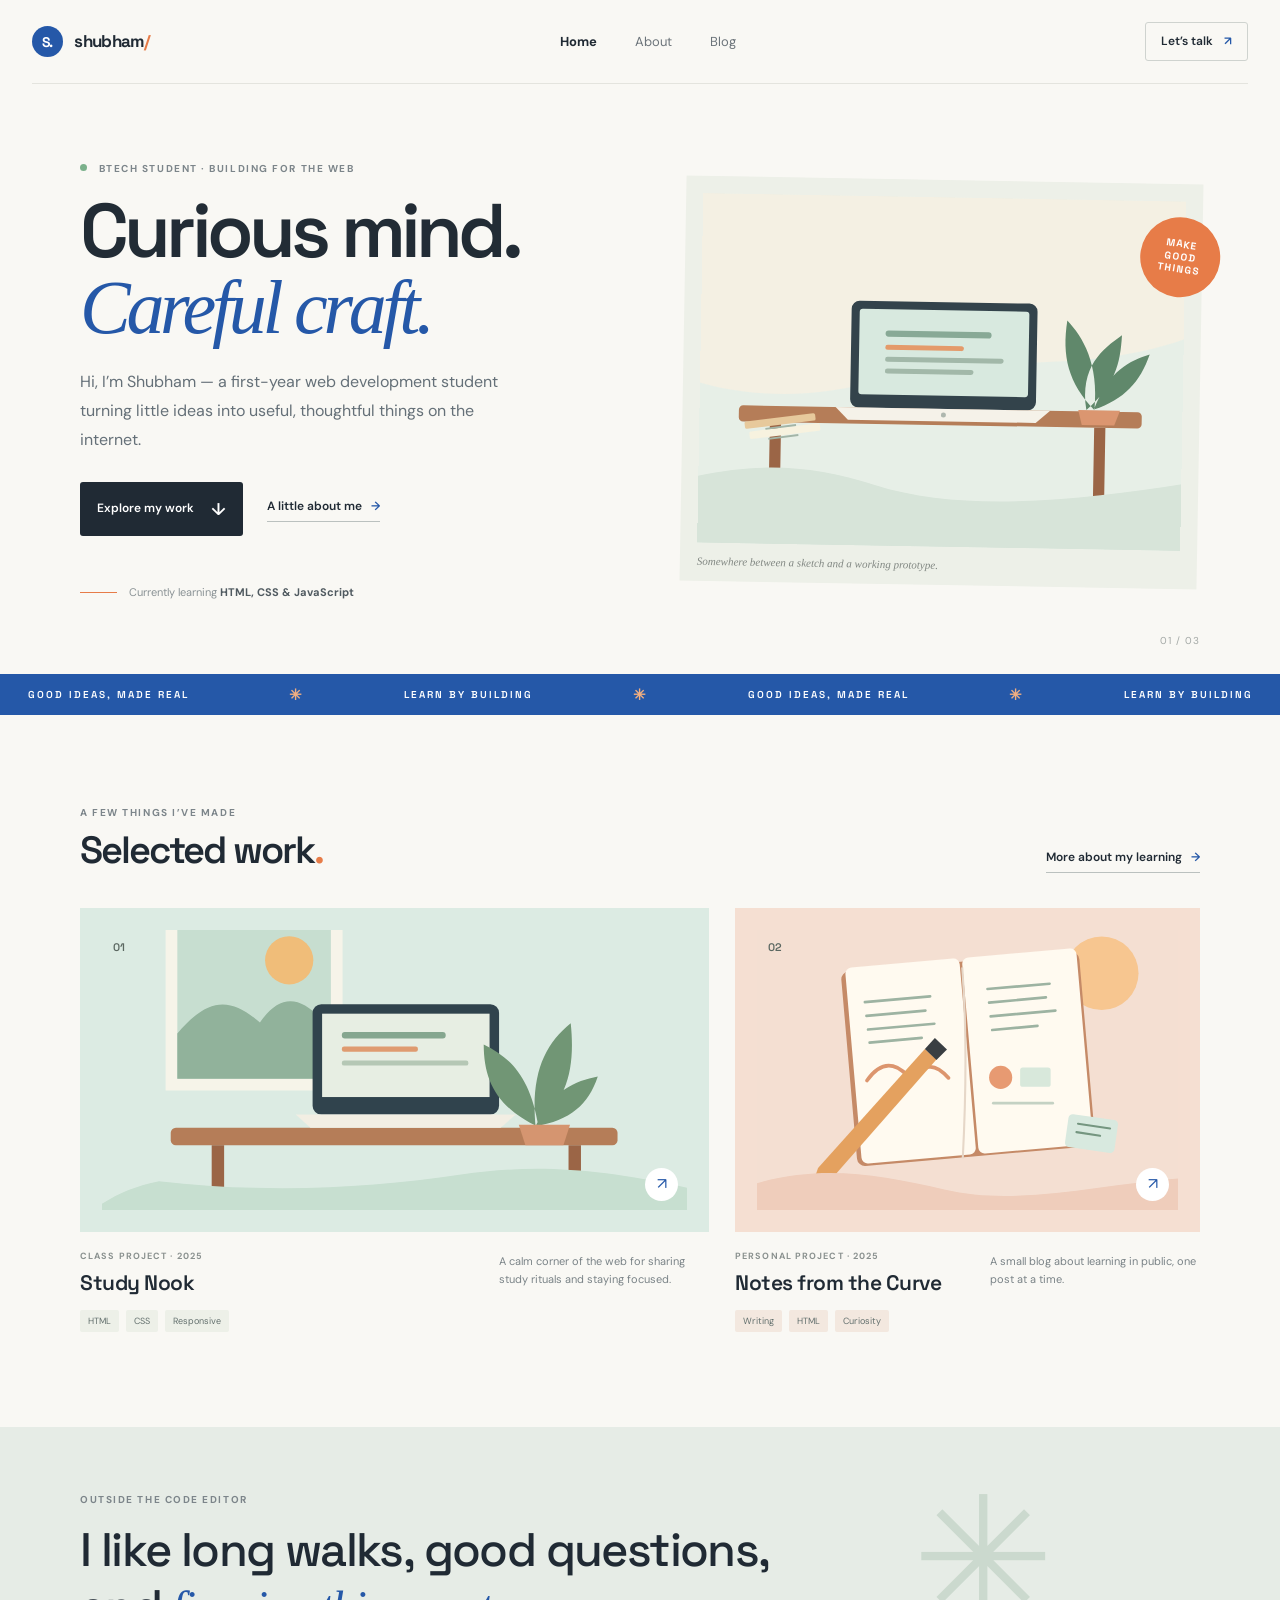
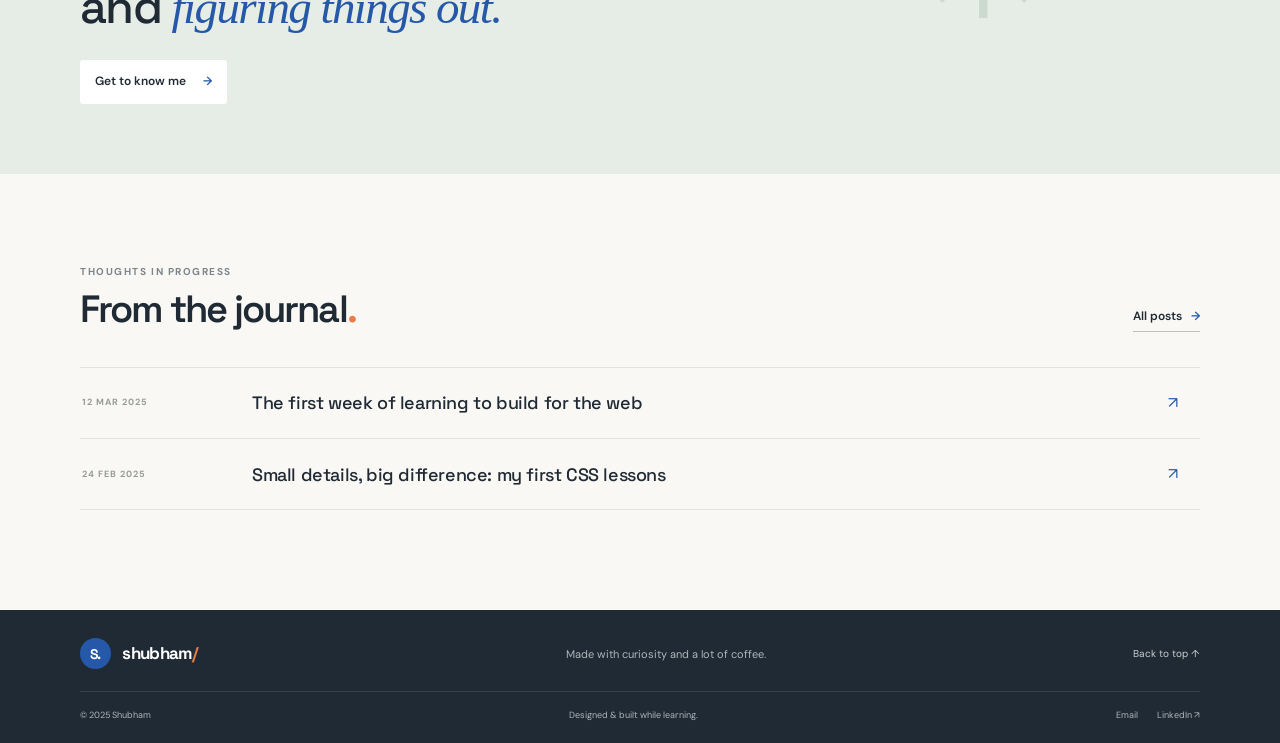
<file: index.html>
<!doctype html>
<html lang="en">

<head>
    <meta charset="utf-8">
    <meta name="viewport" content="width=device-width, initial-scale=1">
    <meta name="description"
        content="A personal blog and portfolio by Shubham, a first-year web development student.">
    <title>Shubham — Web Developer &amp; Learner</title>
    <link rel="preconnect" href="https://fonts.googleapis.com">
    <link
        href="https://fonts.googleapis.com/css2?family=DM+Sans:wght@400;500;600;700&family=Space+Grotesk:wght@500;600;700&display=swap"
        rel="stylesheet">
    <link rel="stylesheet" href="styles.css">
</head>

<body><a class="skip-link" href="#main">Skip to content</a>
    <header class="site-header"><a class="wordmark" href="index.html"><span class="wordmark-mark">S.</span>
            shubham<span class="wordmark-dot">/</span></a>
        <nav aria-label="Main navigation">
            <ul class="nav-list">
                <li><a class="active" aria-current="page" href="index.html">Home</a></li>
                <li><a href="about.html">About</a></li>
                <li><a href="blog.html">Blog</a></li>
            </ul>
        </nav><a class="nav-cta" href="mailto:hello@example.com">Let’s talk <span>↗</span></a>
    </header>
    <main id="main">
        <section class="hero wrap">
            <div>
                <p class="eyebrow"><span class="status-dot"></span> BTECH STUDENT · BUILDING FOR THE WEB</p>
                <h1>Curious mind.<br><span>Careful craft.</span></h1>
                <p class="hero-intro">Hi, I’m Shubham — a first-year web development student turning little ideas into
                    useful, thoughtful things on the internet.</p>
                <div class="hero-actions"><a class="button button-dark" href="#work">Explore my work
                        <span>↓</span></a><a class="text-link" href="about.html">A little about me <span>→</span></a>
                </div>
                <div class="hero-note"><span class="note-line"></span>
                    <p>Currently learning <strong>HTML, CSS &amp; JavaScript</strong></p>
                </div>
            </div>
            <figure class="hero-art">
                <img src="images/creative-desk.svg"
                    alt="Illustration of a sunny desk with a laptop, a plant, a notebook, and a cup of coffee">
                <!-- STUDENT NOTE: Use figure to group an image with its caption. Put figcaption inside figure to show a helpful note below the image. Keep alt text on img too: it describes the image to people using screen readers. -->
                <figcaption>Somewhere between a sketch and a working prototype.</figcaption><span
                    class="art-sticker">MAKE<br>GOOD<br>THINGS</span>
            </figure>
            <div class="hero-index">01 / 03</div>
        </section>
        <div class="marquee">
            <div class="marquee-track"><span>GOOD IDEAS, MADE REAL</span><b>✳</b><span>LEARN BY
                    BUILDING</span><b>✳</b><span>GOOD IDEAS, MADE REAL</span><b>✳</b><span>LEARN BY BUILDING</span>
            </div>
        </div>
        <section class="section wrap" id="work">
            <div class="section-heading">
                <div>
                    <p class="eyebrow">A FEW THINGS I’VE MADE</p>
                    <h2>Selected work<span class="accent">.</span></h2>
                </div><a class="text-link" href="about.html#learning">More about my learning <span>→</span></a>
            </div>
            <div class="project-grid">
                <article class="project-card"><a class="project-image image-sage" href="about.html"><img
                            src="images/study-nook.svg"
                            alt="A cozy study nook with a desk, open laptop, and leafy plant"><span
                            class="image-number">01</span><span class="image-arrow">↗</span></a>
                    <div class="project-meta">
                        <div>
                            <p class="project-type">CLASS PROJECT · 2025</p>
                            <h3>Study Nook</h3>
                        </div>
                        <p class="project-description">A calm corner of the web for sharing study rituals and staying
                            focused.</p>
                    </div>
                    <ul class="tag-list">
                        <li>HTML</li>
                        <li>CSS</li>
                        <li>Responsive</li>
                    </ul>
                </article>
                <article class="project-card"><a class="project-image image-peach" href="blog.html"><img
                            src="images/blog-notes.svg"
                            alt="Illustrated notebook with a pencil and colorful idea cards"><span
                            class="image-number">02</span><span class="image-arrow">↗</span></a>
                    <div class="project-meta">
                        <div>
                            <p class="project-type">PERSONAL PROJECT · 2025</p>
                            <h3>Notes from the Curve</h3>
                        </div>
                        <p class="project-description">A small blog about learning in public, one post at a time.</p>
                    </div>
                    <ul class="tag-list">
                        <li>Writing</li>
                        <li>HTML</li>
                        <li>Curiosity</li>
                    </ul>
                </article>
            </div>
        </section>
        <section class="about-strip">
            <div class="wrap about-strip-inner">
                <p class="eyebrow">OUTSIDE THE CODE EDITOR</p>
                <h2>I like long walks, good questions,<br>and <em>figuring things out.</em></h2><a
                    class="button button-light" href="about.html">Get to know me <span>→</span></a>
                <div class="about-doodle">✳</div>
            </div>
        </section>
        <section class="section wrap journal-preview">
            <div class="section-heading">
                <div>
                    <p class="eyebrow">THOUGHTS IN PROGRESS</p>
                    <h2>From the journal<span class="accent">.</span></h2>
                </div><a class="text-link" href="blog.html">All posts <span>→</span></a>
            </div>
            <article class="journal-row"><time datetime="2025-03-12">12 MAR 2025</time>
                <h3><a href="blog.html#first-week">The first week of learning to build for the web</a></h3><span
                    class="journal-arrow">↗</span>
            </article>
            <article class="journal-row"><time datetime="2025-02-24">24 FEB 2025</time>
                <h3><a href="blog.html#small-details">Small details, big difference: my first CSS lessons</a></h3><span
                    class="journal-arrow">↗</span>
            </article>
        </section>
    </main>
    <footer class="site-footer">
        <div class="wrap footer-top"><a class="wordmark footer-wordmark" href="index.html"><span
                    class="wordmark-mark">S.</span> shubham<span class="wordmark-dot">/</span></a>
            <p>Made with curiosity and a lot of coffee.</p><a class="back-top" href="#main">Back to top ↑</a>
        </div>
        <div class="wrap footer-bottom"><span>© 2025 Shubham</span><span>Designed &amp; built while learning.</span>
            <div class="footer-links"><a href="mailto:shubhamchaurasia7355@gmail.com">Email</a><a href="https://www.linkedin.com/"
                    target="_blank" rel="noopener noreferrer">LinkedIn ↗</a></div>
        </div>
    </footer>
</body>

</html>
</file>
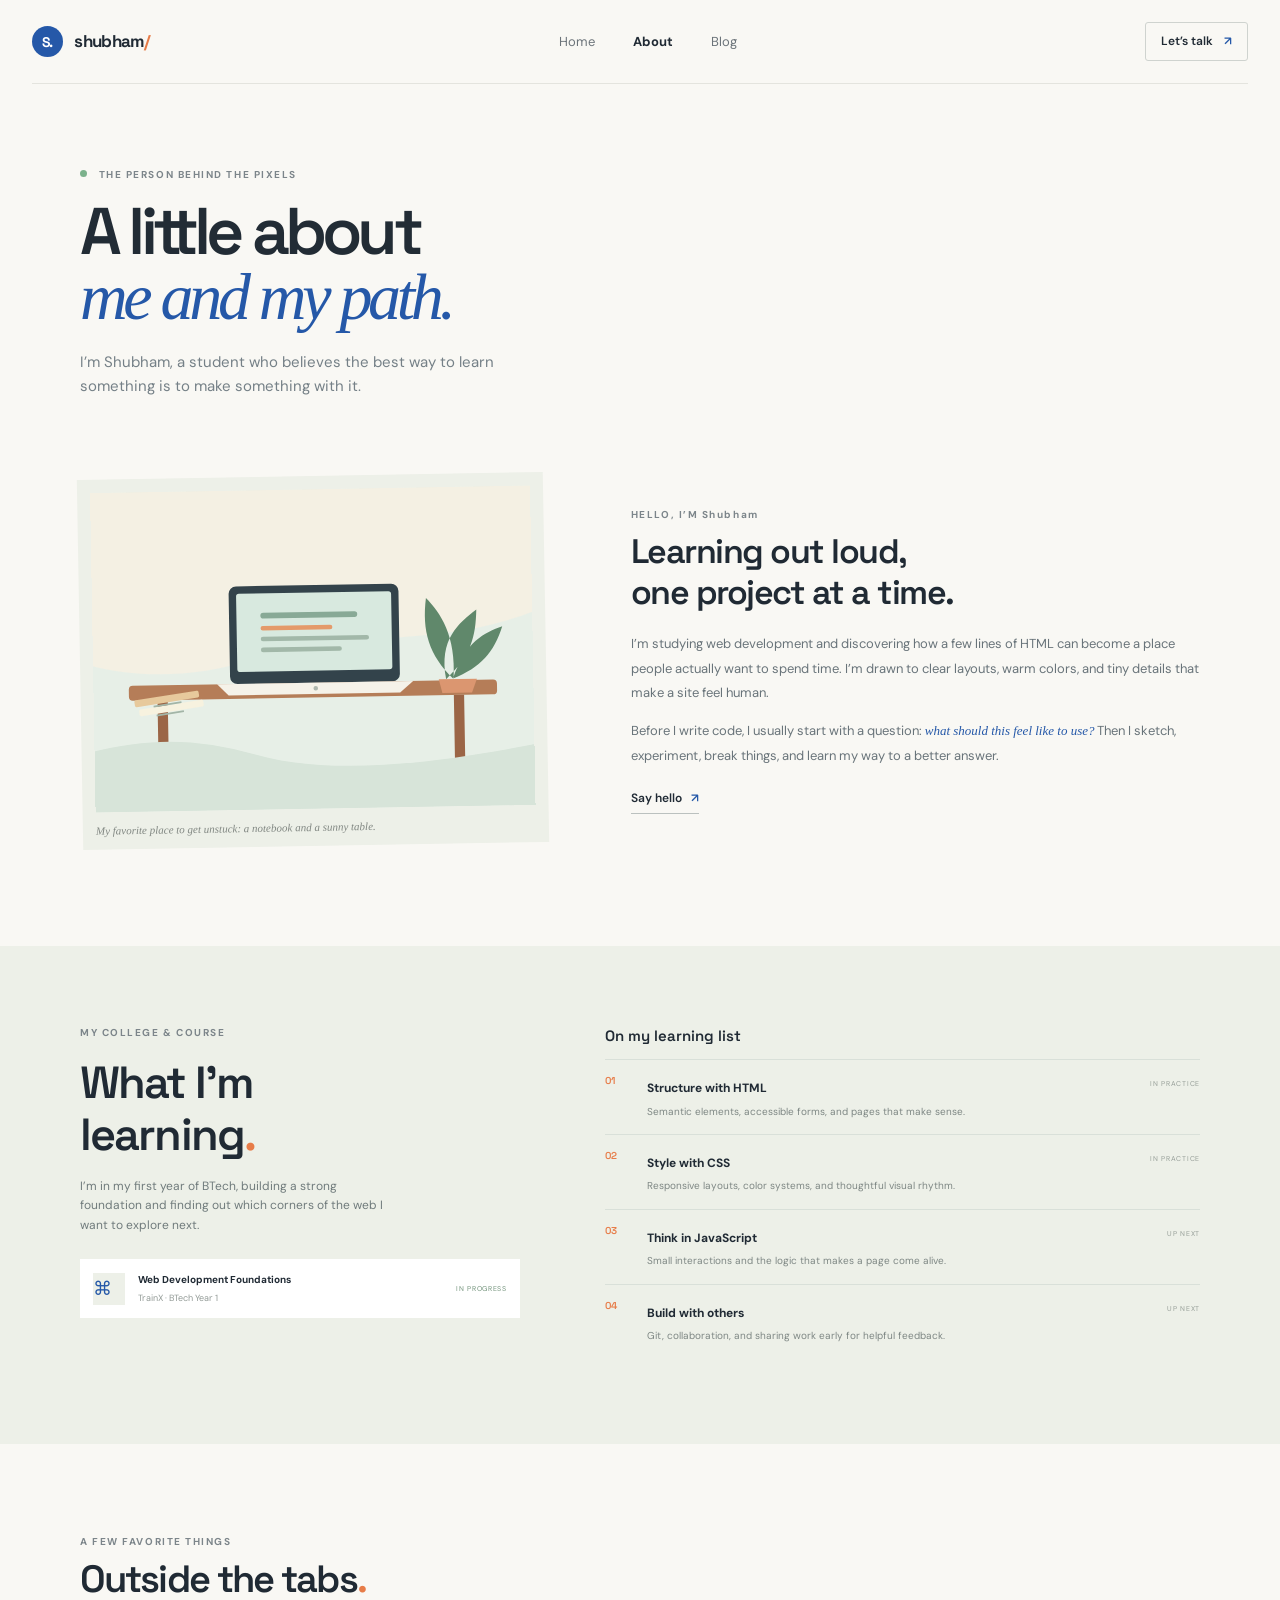
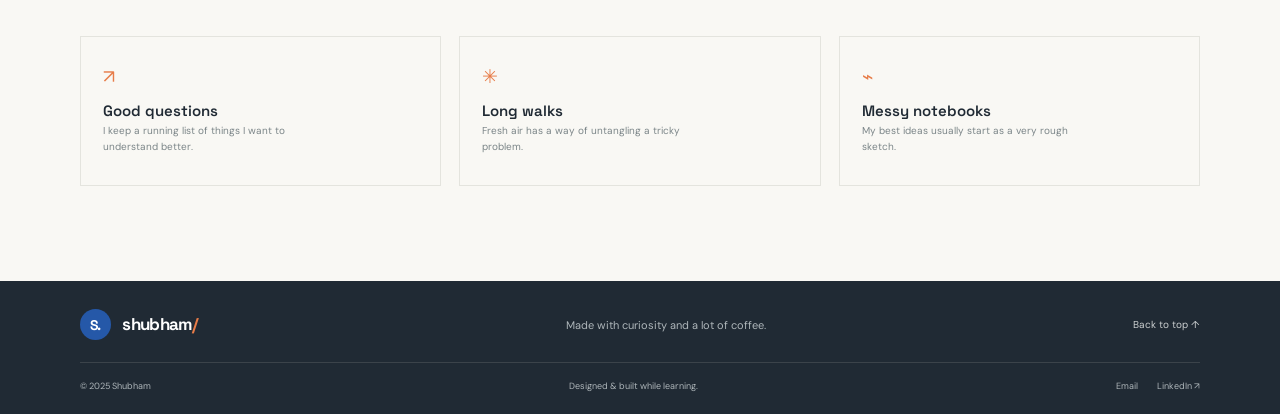
<file: about.html>
<!doctype html>
<html lang="en">

<head>
    <meta charset="utf-8">
    <meta name="viewport" content="width=device-width, initial-scale=1">
    <meta name="description"
        content="Get to know Shubham Chaurasia, a web development student, and explore what Alex is learning.">
    <title>About — Shubham Chaurasia</title>
    <link rel="preconnect" href="https://fonts.googleapis.com">
    <link
        href="https://fonts.googleapis.com/css2?family=DM+Sans:wght@400;500;600;700&family=Space+Grotesk:wght@500;600;700&display=swap"
        rel="stylesheet">
    <link rel="stylesheet" href="styles.css">
</head>

<body><a class="skip-link" href="#main">Skip to content</a>
    <header class="site-header"><a class="wordmark" href="index.html"><span class="wordmark-mark">S.</span>
            shubham<span class="wordmark-dot">/</span></a>
        <nav aria-label="Main navigation">
            <ul class="nav-list">
                <li><a href="index.html">Home</a></li>
                <li><a class="active" aria-current="page" href="about.html">About</a></li>
                <li><a href="blog.html">Blog</a></li>
            </ul>
        </nav><a class="nav-cta" href="mailto:hello@example.com">Let’s talk <span>↗</span></a>
    </header>
    <main id="main">
        <section class="page-hero wrap">
            <p class="eyebrow"><span class="status-dot"></span> THE PERSON BEHIND THE PIXELS</p>
            <h1>A little about<br><span>me and my path.</span></h1>
            <p class="page-intro">I’m Shubham, a student who believes the best way to learn something is to make something
                with it.</p>
        </section>
        <section class="about-main wrap">
            <figure class="about-photo"><img src="images/creative-desk.svg"
                    alt="A bright creative workspace ready for a new project">
                <!-- STUDENT NOTE: Use figure to group an image with its caption. Put figcaption inside figure to show a helpful note below the image. Keep alt text on img too: it describes the image to people using screen readers. -->
<figcaption>My favorite place to get unstuck: a notebook and a sunny table.</figcaption>
            </figure>
            <div class="about-copy">
                <p class="eyebrow">HELLO, I’M Shubham</p>
                <h2>Learning out loud,<br>one project at a time.</h2>
                <p>I’m studying web development and discovering how a few lines of HTML can become a place people
                    actually want to spend time. I’m drawn to clear layouts, warm colors, and tiny details that make a
                    site feel human.</p>
                <p>Before I write code, I usually start with a question: <em>what should this feel like to use?</em>
                    Then I sketch, experiment, break things, and learn my way to a better answer.</p><a
                    class="text-link" href="shubhamchaurasia7355@gmail.com">Say hello <span>↗</span></a>
            </div>
        </section>
        <section class="learning-section" id="learning">
            <div class="wrap learning-inner">
                <div>
                    <p class="eyebrow">MY COLLEGE &amp; COURSE</p>
                    <h2>What I’m<br>learning<span class="accent">.</span></h2>
                    <p class="learning-intro">I’m in my first year of BTech, building a strong foundation and finding
                        out which corners of the web I want to explore next.</p>
                    <div class="course-card"><span class="course-icon">⌘</span>
                        <div><strong>Web Development Foundations</strong><span>TrainX · BTech Year 1</span></div><span
                            class="course-status">IN PROGRESS</span>
                    </div>
                </div>
                <div class="learning-list">
                    <h3>On my learning list</h3>
                    <ol>
                        <li><span class="list-number">01</span>
                            <div><strong>Structure with HTML</strong>
                                <p>Semantic elements, accessible forms, and pages that make sense.</p>
                            </div><span class="list-state">IN PRACTICE</span>
                        </li>
                        <li><span class="list-number">02</span>
                            <div><strong>Style with CSS</strong>
                                <p>Responsive layouts, color systems, and thoughtful visual rhythm.</p>
                            </div><span class="list-state">IN PRACTICE</span>
                        </li>
                        <li><span class="list-number">03</span>
                            <div><strong>Think in JavaScript</strong>
                                <p>Small interactions and the logic that makes a page come alive.</p>
                            </div><span class="list-state">UP NEXT</span>
                        </li>
                        <li><span class="list-number">04</span>
                            <div><strong>Build with others</strong>
                                <p>Git, collaboration, and sharing work early for helpful feedback.</p>
                            </div><span class="list-state">UP NEXT</span>
                        </li>
                    </ol>
                </div>
            </div>
        </section>
        <section class="section wrap interests">
            <div class="section-heading">
                <div>
                    <p class="eyebrow">A FEW FAVORITE THINGS</p>
                    <h2>Outside the tabs<span class="accent">.</span></h2>
                </div>
            </div>
            <div class="interest-grid">
                <article><span>↗</span>
                    <h3>Good questions</h3>
                    <p>I keep a running list of things I want to understand better.</p>
                </article>
                <article><span>✳</span>
                    <h3>Long walks</h3>
                    <p>Fresh air has a way of untangling a tricky problem.</p>
                </article>
                <article><span>⌁</span>
                    <h3>Messy notebooks</h3>
                    <p>My best ideas usually start as a very rough sketch.</p>
                </article>
            </div>
        </section>
    </main>
    <footer class="site-footer">
        <div class="wrap footer-top"><a class="wordmark footer-wordmark" href="index.html"><span
                    class="wordmark-mark">S.</span> shubham<span class="wordmark-dot">/</span></a>
            <p>Made with curiosity and a lot of coffee.</p><a class="back-top" href="#main">Back to top ↑</a>
        </div>
        <div class="wrap footer-bottom"><span>© 2025 Shubham </span><span>Designed &amp; built while learning.</span>
            <div class="footer-links"><a href="shubhamchaurasia@gmail.com">Email</a><a href="https://www.linkedin.com/"
                    target="_blank" rel="noopener noreferrer">LinkedIn ↗</a></div>
        </div>
    </footer>
</body>

</html>
</file>
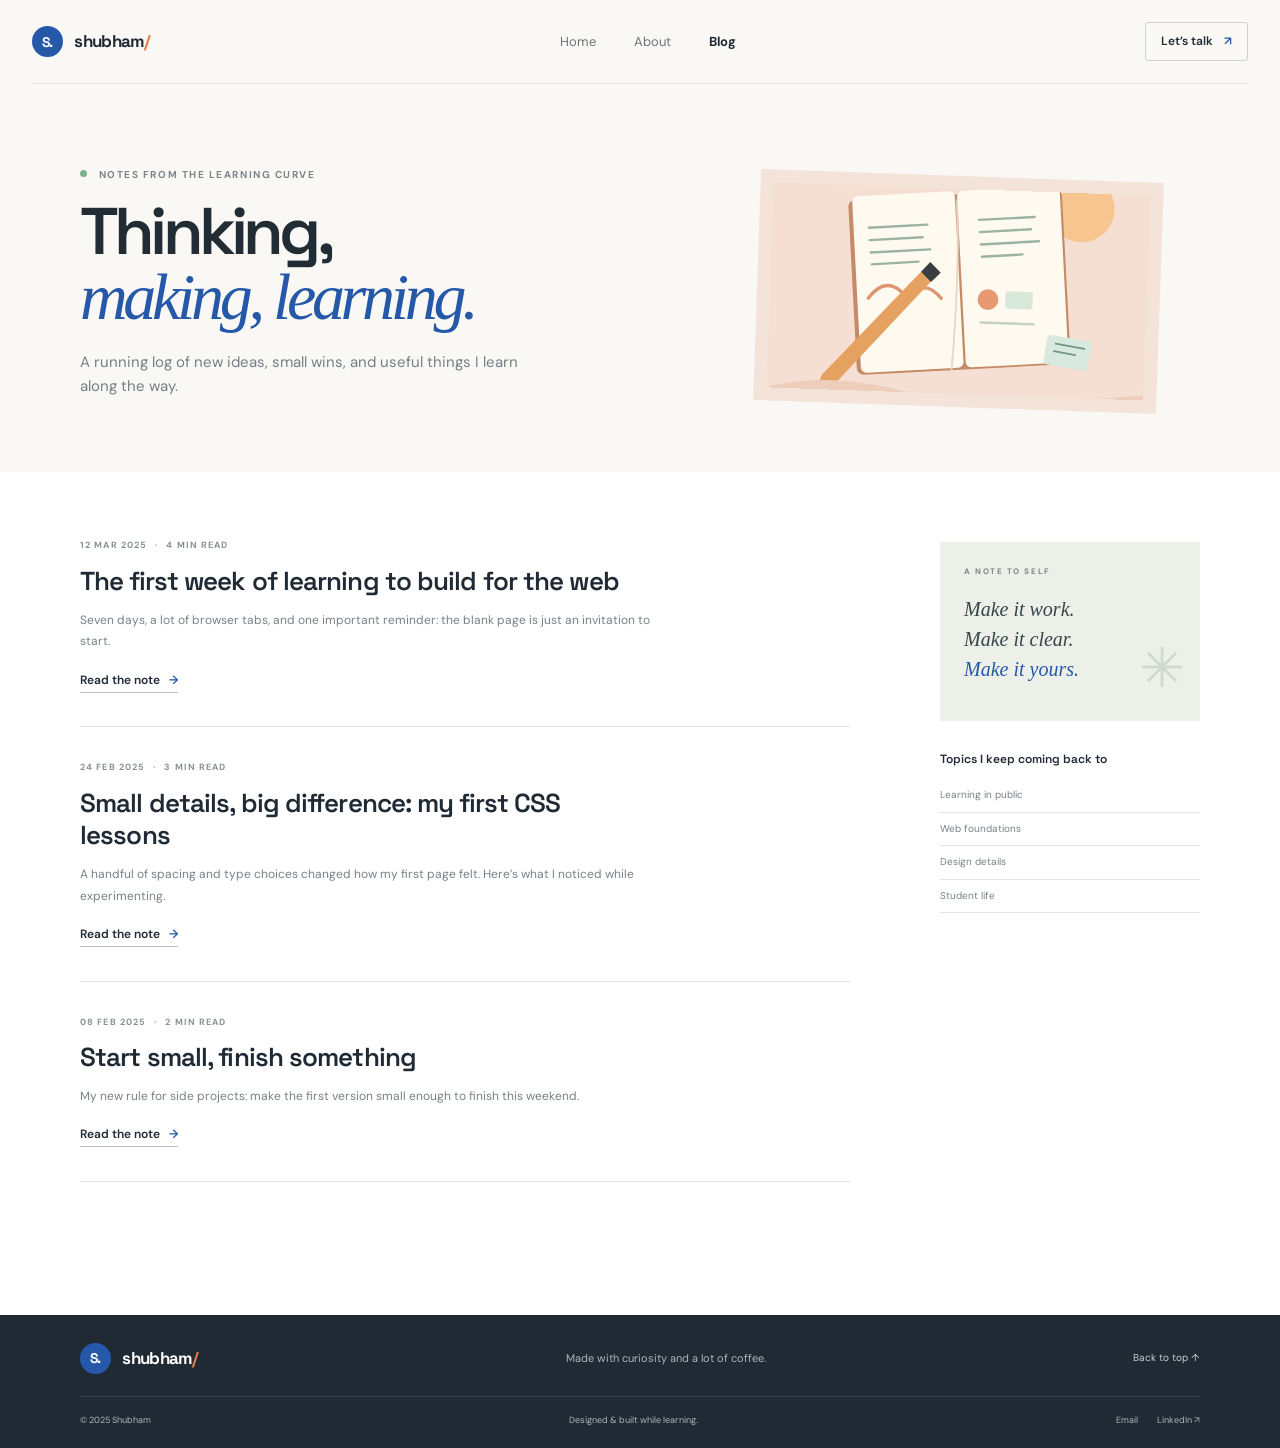
<file: blog.html>
<!doctype html>
<html lang="en">

<head>
    <meta charset="utf-8">
    <meta name="viewport" content="width=device-width, initial-scale=1">
    <meta name="description"
        content="Notes from Shubham about learning web development, design, and building for the web.">
    <title>Blog — Shubham</title>
    <link rel="preconnect" href="https://fonts.googleapis.com">
    <link
        href="https://fonts.googleapis.com/css2?family=DM+Sans:wght@400;500;600;700&family=Space+Grotesk:wght@500;600;700&display=swap"
        rel="stylesheet">
    <link rel="stylesheet" href="styles.css">
</head>

<body><a class="skip-link" href="#main">Skip to content</a>
    <header class="site-header"><a class="wordmark" href="index.html"><span class="wordmark-mark">S.</span>
            shubham<span class="wordmark-dot">/</span></a>
        <nav aria-label="Main navigation">
            <ul class="nav-list">
                <li><a href="index.html">Home</a></li>
                <li><a href="about.html">About</a></li>
                <li><a class="active" aria-current="page" href="blog.html">Blog</a></li>
            </ul>
        </nav><a class="nav-cta" href="mailto:shubhamchaurasia@gmail.com">Let’s talk <span>↗</span></a>
    </header>
    <main id="main">
        <section class="page-hero blog-hero wrap">
            <p class="eyebrow"><span class="status-dot"></span> NOTES FROM THE LEARNING CURVE</p>
            <h1>Thinking,<br><span>making, learning.</span></h1>
            <p class="page-intro">A running log of new ideas, small wins, and useful things I learn along the way.</p>
            <figure class="blog-cover"><img src="images/blog-notes.svg"
                    alt="Notebook and pencil surrounded by colorful idea cards"></figure>
        </section>
        <section class="blog-list-section">
            <div class="wrap blog-layout">
                <div class="blog-posts">
                    <article class="blog-post" id="first-week">
                        <p class="post-date">12 MAR 2025 <span>·</span> 4 MIN READ</p>
                        <h2><a href="#first-week">The first week of learning to build for the web</a></h2>
                        <p class="post-excerpt">Seven days, a lot of browser tabs, and one important reminder: the blank
                            page is just an invitation to start.</p><a class="text-link" href="#first-week">Read the
                            note <span>→</span></a>
                    </article>
                    <article class="blog-post" id="small-details">
                        <p class="post-date">24 FEB 2025 <span>·</span> 3 MIN READ</p>
                        <h2><a href="#small-details">Small details, big difference: my first CSS lessons</a></h2>
                        <p class="post-excerpt">A handful of spacing and type choices changed how my first page felt.
                            Here’s what I noticed while experimenting.</p><a class="text-link"
                            href="#small-details">Read the note <span>→</span></a>
                    </article>
                    <article class="blog-post" id="start-small">
                        <p class="post-date">08 FEB 2025 <span>·</span> 2 MIN READ</p>
                        <h2><a href="#start-small">Start small, finish something</a></h2>
                        <p class="post-excerpt">My new rule for side projects: make the first version small enough to
                            finish this weekend.</p><a class="text-link" href="#start-small">Read the note
                            <span>→</span></a>
                    </article>
                </div>
                <aside class="blog-sidebar">
                    <div class="sidebar-card">
                        <p class="eyebrow">A NOTE TO SELF</p>
                        <p>Make it work.<br>Make it clear.<br><em>Make it yours.</em></p><span
                            class="sidebar-star">✳</span>
                    </div>
                    <div class="sidebar-topics">
                        <h3>Topics I keep coming back to</h3>
                        <ul>
                            <li>Learning in public</li>
                            <li>Web foundations</li>
                            <li>Design details</li>
                            <li>Student life</li>
                        </ul>
                    </div>
                </aside>
            </div>
        </section>
    </main>
    <footer class="site-footer">
        <div class="wrap footer-top"><a class="wordmark footer-wordmark" href="index.html"><span
                    class="wordmark-mark">S.</span> shubham<span class="wordmark-dot">/</span></a>
            <p>Made with curiosity and a lot of coffee.</p><a class="back-top" href="#main">Back to top ↑</a>
        </div>
        <div class="wrap footer-bottom"><span>© 2025 Shubham</span><span>Designed &amp; built while learning.</span>
            <div class="footer-links"><a href="mailto:shubhamchaurasia@gmail.com">Email</a><a href="https://www.linkedin.com/"
                    target="_blank" rel="noopener noreferrer">LinkedIn ↗</a></div>
        </div>
    </footer>
</body>

</html>
</file>
<file: styles.css>
:root {
    --ink: #202a34;
    --muted: #737d86;
    --paper: #f9f8f4;
    --blue: #2558a8;
    --mint: #dcebe3;
    --peach: #f5dfd2;
    --line: #e4e4de;
    --orange: #e77c48;
    --serif: Georgia, "Times New Roman", serif;
    --sans: "DM Sans", Arial, sans-serif;
    --display: "Space Grotesk", Arial, sans-serif
}

* {
    box-sizing: border-box
}

html {
    scroll-behavior: smooth
}

body {
    margin: 0;
    color: var(--ink);
    background: var(--paper);
    font: 16px/1.65 var(--sans)
}

a {
    color: inherit;
    text-decoration: none
}

a:hover {
    color: var(--blue)
}

img {
    display: block;
    max-width: 100%
}

.wrap {
    width: min(1120px, calc(100% - 64px));
    margin: auto
}

.skip-link {
    position: absolute;
    top: -60px;
    left: 20px;
    z-index: 10;
    padding: 10px 15px;
    background: var(--ink);
    color: white
}

.skip-link:focus {
    top: 12px
}

.site-header {
    height: 84px;
    width: min(1280px, calc(100% - 64px));
    margin: auto;
    display: flex;
    align-items: center;
    justify-content: space-between;
    border-bottom: 1px solid var(--line)
}

.wordmark {
    font: 700 17px var(--display);
    letter-spacing: -.7px
}

.wordmark-mark {
    display: inline-grid;
    place-items: center;
    background: var(--blue);
    color: white;
    width: 31px;
    height: 31px;
    border-radius: 50%;
    margin-right: 8px;
    font-size: 14px
}

.wordmark-dot {
    color: var(--orange)
}

.nav-list {
    display: flex;
    gap: 38px;
    list-style: none;
    margin: 0;
    padding: 0
}

.nav-list a {
    font-size: 13px;
    color: #6c747a
}

.nav-list a:hover,
.nav-list a.active {
    color: var(--ink)
}

.nav-list a.active {
    font-weight: 700
}

.nav-cta {
    border: 1px solid #cfd3cf;
    padding: 9px 15px;
    border-radius: 3px;
    font-size: 12px;
    font-weight: 600
}

.nav-cta span {
    color: var(--blue);
    margin-left: 8px
}

.hero {
    min-height: 590px;
    padding: 76px 0 70px;
    position: relative;
    display: grid;
    grid-template-columns: 1.03fr .97fr;
    align-items: center;
    gap: 55px
}

.eyebrow {
    font-size: 10px;
    line-height: 1.4;
    font-weight: 700;
    letter-spacing: 1.55px;
    color: #7c858a;
    margin: 0 0 17px
}

.status-dot {
    width: 7px;
    height: 7px;
    border-radius: 50%;
    background: #7bb18b;
    display: inline-block;
    vertical-align: 1px;
    margin-right: 8px
}

.hero h1,
.page-hero h1 {
    font: 600 clamp(48px, 6vw, 76px)/.99 var(--display);
    letter-spacing: -4.8px;
    margin: 0;
    color: #222c35
}

.hero h1 span,
.page-hero h1 span {
    font: italic 400 1em/.99 var(--serif);
    color: var(--blue);
    letter-spacing: -4.3px
}

.hero-intro {
    font-size: 16px;
    color: #657078;
    max-width: 420px;
    line-height: 1.8;
    margin: 23px 0 28px
}

.hero-actions {
    display: flex;
    gap: 24px;
    align-items: center
}

.button {
    display: inline-flex;
    align-items: center;
    gap: 17px;
    padding: 13px 17px;
    border-radius: 3px;
    font-size: 12px;
    font-weight: 600;
    transition: transform .2s
}

.button:hover {
    transform: translateY(-2px)
}

.button-dark {
    background: var(--ink);
    color: white
}

.button-dark:hover {
    background: var(--blue);
    color: white
}

.button-dark span {
    font-size: 17px
}

.text-link {
    font-size: 12px;
    font-weight: 600;
    border-bottom: 1px solid #bbc1bf;
    padding-bottom: 4px
}

.text-link span {
    color: var(--blue);
    margin-left: 6px
}

.hero-note {
    display: flex;
    align-items: center;
    gap: 12px;
    margin-top: 47px
}

.note-line {
    height: 1px;
    width: 37px;
    background: var(--orange)
}

.hero-note p {
    margin: 0;
    color: #8a9295;
    font-size: 11px
}

.hero-note strong {
    color: #505a60
}

.hero-art {
    position: relative;
    margin: 0;
    padding: 17px 17px 14px;
    background: #edf0e8;
    transform: rotate(1deg)
}

.hero-art img {
    width: 100%;
    height: 350px;
    object-fit: cover
}

.hero-art figcaption,
.about-photo figcaption {
    font: italic 11px var(--serif);
    color: #818782;
    padding-top: 12px
}

.art-sticker {
    position: absolute;
    right: -18px;
    top: 33px;
    display: grid;
    place-content: center;
    width: 80px;
    height: 80px;
    border-radius: 50%;
    background: var(--orange);
    color: white;
    text-align: center;
    font: 700 10px/1.25 var(--display);
    letter-spacing: 1px;
    transform: rotate(8deg)
}

.hero-index {
    position: absolute;
    bottom: 25px;
    right: 0;
    color: #a3a8a5;
    font-size: 10px;
    letter-spacing: 1px
}

.marquee {
    overflow: hidden;
    background: var(--blue);
    color: white;
    white-space: nowrap;
    padding: 11px 0
}

.marquee-track {
    display: flex;
    justify-content: space-around;
    align-items: center;
    gap: 45px;
    min-width: 950px;
    font: 600 10px var(--display);
    letter-spacing: 2px
}

.marquee-track b {
    color: #f0ae81;
    font-size: 15px
}

.section {
    padding: 91px 0 95px
}

.section-heading {
    display: flex;
    justify-content: space-between;
    align-items: end;
    margin-bottom: 35px
}

.section-heading .eyebrow {
    margin-bottom: 9px
}

.section-heading h2,
.learning-inner h2 {
    font: 600 38px/1.15 var(--display);
    letter-spacing: -1.9px;
    margin: 0
}

.accent {
    color: var(--orange)
}

.project-grid {
    display: grid;
    grid-template-columns: 1.15fr .85fr;
    gap: 26px
}

.project-image {
    position: relative;
    display: block;
    overflow: hidden;
    padding: 22px
}

.project-image img {
    width: 100%;
    height: 280px;
    object-fit: cover;
    transition: transform .4s
}

.project-image:hover img {
    transform: scale(1.025)
}

.image-sage {
    background: var(--mint)
}

.image-peach {
    background: var(--peach)
}

.image-number {
    position: absolute;
    top: 32px;
    left: 33px;
    font: 600 11px var(--display);
    color: #5b6761
}

.image-arrow {
    position: absolute;
    right: 31px;
    bottom: 31px;
    background: white;
    border-radius: 50%;
    width: 33px;
    height: 33px;
    display: grid;
    place-items: center;
    color: var(--blue)
}

.project-meta {
    display: flex;
    justify-content: space-between;
    align-items: start;
    padding-top: 17px;
    gap: 15px
}

.project-type,
.post-date {
    font-size: 9px;
    color: #8a918f;
    letter-spacing: 1.1px;
    font-weight: 700;
    margin: 0 0 5px
}

.project-meta h3 {
    font: 600 21px var(--display);
    letter-spacing: -.5px;
    margin: 0
}

.project-description {
    max-width: 210px;
    margin: 3px 0 0;
    color: #7a8387;
    font-size: 11px;
    line-height: 1.65
}

.tag-list {
    display: flex;
    list-style: none;
    gap: 7px;
    margin: 14px 0 0;
    padding: 0
}

.tag-list li {
    font-size: 9px;
    color: #63706e;
    background: #edf0e8;
    border-radius: 2px;
    padding: 4px 8px
}

.project-card:nth-child(2) .tag-list li {
    background: #f3e8df
}

.about-strip {
    background: #e6ece6;
    padding: 66px 0 70px;
    position: relative;
    overflow: hidden
}

.about-strip-inner {
    position: relative
}

.about-strip .eyebrow {
    margin-bottom: 15px
}

.about-strip h2 {
    font: 500 clamp(31px, 4vw, 47px)/1.2 var(--display);
    letter-spacing: -1.6px;
    margin: 0 0 25px
}

.about-strip h2 em {
    font: italic 400 1em var(--serif);
    color: var(--blue)
}

.button-light {
    background: white;
    color: var(--ink);
    padding: 12px 15px
}

.button-light:hover {
    color: var(--blue)
}

.button-light span {
    color: var(--blue)
}

.about-doodle {
    position: absolute;
    right: 13%;
    top: -18px;
    font-size: 170px;
    color: #cbd9ce;
    line-height: 1
}

.journal-preview {
    padding-bottom: 100px
}

.journal-row {
    border-top: 1px solid var(--line);
    display: grid;
    grid-template-columns: 150px 1fr 30px;
    align-items: center;
    padding: 22px 2px;
    gap: 20px
}

.journal-row:last-child {
    border-bottom: 1px solid var(--line)
}

.journal-row time {
    font-size: 9px;
    font-weight: 700;
    color: #969b98;
    letter-spacing: 1px
}

.journal-row h3 {
    margin: 0;
    font: 500 18px var(--display);
    letter-spacing: -.4px
}

.journal-arrow {
    color: var(--blue)
}

.site-footer {
    background: #202a34;
    color: white;
    padding: 28px 0 20px
}

.footer-top,
.footer-bottom {
    display: flex;
    align-items: center;
    justify-content: space-between
}

.footer-top {
    padding-bottom: 22px;
    border-bottom: 1px solid #3b434a
}

.footer-wordmark {
    color: white
}

.footer-top>p {
    color: #aeb6ba;
    font-size: 11px;
    margin: 0
}

.back-top {
    font-size: 10px;
    color: #ccd0d1
}

.footer-bottom {
    padding-top: 16px;
    color: #aeb6ba;
    font-size: 9px
}

.footer-links {
    display: flex;
    gap: 19px
}

.footer-links a:hover,
.back-top:hover {
    color: white
}

.page-hero {
    padding: 84px 0 62px
}

.page-hero h1 {
    font-size: 66px
}

.page-intro {
    color: #758087;
    max-width: 475px;
    margin: 20px 0 0;
    font-size: 15px
}

.about-main {
    display: grid;
    grid-template-columns: .9fr 1.1fr;
    gap: 85px;
    align-items: center;
    padding: 15px 0 100px
}

.about-photo {
    margin: 0;
    padding: 13px;
    background: #edf0e8;
    transform: rotate(-1deg)
}

.about-photo img {
    width: 100%;
    height: 320px;
    object-fit: cover
}

.about-copy .eyebrow {
    margin-bottom: 10px
}

.about-copy h2 {
    font: 600 34px/1.2 var(--display);
    letter-spacing: -1.5px;
    margin: 0 0 18px
}

.about-copy>p:not(.eyebrow) {
    font-size: 13px;
    color: #69747a;
    line-height: 1.9
}

.about-copy em {
    font-family: var(--serif);
    color: var(--blue)
}

.about-copy .text-link {
    display: inline-block;
    margin-top: 8px
}

.learning-section {
    background: #edf0e8;
    padding: 80px 0 85px
}

.learning-inner {
    display: grid;
    grid-template-columns: .85fr 1.15fr;
    gap: 85px
}

.learning-inner h2 {
    font-size: 45px
}

.learning-intro {
    color: #707b7c;
    font-size: 12px;
    max-width: 310px;
    margin: 16px 0 23px
}

.course-card {
    display: flex;
    align-items: center;
    gap: 13px;
    background: white;
    padding: 13px
}

.course-icon {
    width: 32px;
    height: 32px;
    display: grid;
    place-items: center;
    background: #edf0e8;
    color: var(--blue);
    font-size: 19px
}

.course-card strong,
.course-card span {
    display: block
}

.course-card strong {
    font-size: 10px
}

.course-card div span {
    font-size: 9px;
    color: #929a96;
    margin-top: 2px
}

.course-status {
    margin-left: auto;
    font-size: 7px;
    color: #72937b;
    letter-spacing: .7px
}

.learning-list h3 {
    font: 600 15px var(--display);
    margin: 0 0 14px
}

.learning-list ol {
    list-style: none;
    margin: 0;
    padding: 0
}

.learning-list li {
    display: grid;
    grid-template-columns: 30px 1fr auto;
    gap: 12px;
    padding: 14px 0;
    border-top: 1px solid #d9e0d9;
    align-items: start
}

.list-number {
    font: 600 10px var(--display);
    color: var(--orange)
}

.learning-list li strong {
    font-size: 12px
}

.learning-list li p {
    color: #7e8784;
    font-size: 10px;
    margin: 3px 0 0
}

.list-state {
    font-size: 7px;
    letter-spacing: .7px;
    color: #969e98;
    padding-top: 4px
}

.interest-grid {
    display: grid;
    grid-template-columns: repeat(3, 1fr);
    gap: 18px
}

.interest-grid article {
    border: 1px solid var(--line);
    padding: 24px 22px;
    min-height: 150px
}

.interest-grid article>span {
    color: var(--orange);
    font-size: 19px
}

.interest-grid h3 {
    font: 600 15px var(--display);
    margin: 8px 0 3px
}

.interest-grid p {
    font-size: 10px;
    color: #7b8588;
    margin: 0;
    max-width: 210px
}

.blog-hero {
    position: relative;
    padding-bottom: 73px
}

.blog-cover {
    position: absolute;
    right: 0;
    top: 76px;
    width: 36%;
    padding: 13px;
    background: #f4e3d8;
    transform: rotate(2deg)
}

.blog-cover img {
    width: 100%;
    height: 205px;
    object-fit: cover
}

.blog-list-section {
    background: white;
    padding: 66px 0 100px
}

.blog-layout {
    display: grid;
    grid-template-columns: 1fr 260px;
    gap: 90px
}

.blog-post {
    padding: 0 0 34px;
    margin-bottom: 33px;
    border-bottom: 1px solid var(--line)
}

.post-date {
    margin-bottom: 12px
}

.post-date span {
    color: var(--orange);
    padding: 0 5px
}

.blog-post h2 {
    font: 600 26px/1.25 var(--display);
    letter-spacing: -.9px;
    max-width: 550px;
    margin: 0
}

.post-excerpt {
    font-size: 12px;
    color: #788187;
    max-width: 580px;
    margin: 12px 0 13px;
    line-height: 1.8
}

.blog-sidebar {
    padding-top: 4px
}

.sidebar-card {
    position: relative;
    background: #edf0e8;
    padding: 24px;
    min-height: 172px;
    overflow: hidden
}

.sidebar-card .eyebrow {
    font-size: 8px
}

.sidebar-card>p:nth-child(2) {
    font: italic 20px/1.5 var(--serif);
    margin: 13px 0;
    color: #37464b
}

.sidebar-card em {
    color: var(--blue)
}

.sidebar-star {
    position: absolute;
    right: 15px;
    bottom: 8px;
    color: #cddacf;
    font-size: 55px
}

.sidebar-topics {
    margin-top: 30px
}

.sidebar-topics h3 {
    font: 600 12px var(--display);
    margin: 0 0 12px
}

.sidebar-topics ul {
    list-style: none;
    margin: 0;
    padding: 0
}

.sidebar-topics li {
    font-size: 10px;
    color: #788187;
    padding: 8px 0;
    border-bottom: 1px solid var(--line)
}

@media(max-width:760px) {

    .wrap,
    .site-header {
        width: calc(100% - 40px)
    }

    .site-header {
        height: 72px
    }

    .nav-list {
        gap: 18px
    }

    .nav-list a {
        font-size: 11px
    }

    .nav-cta {
        display: none
    }

    .hero {
        grid-template-columns: 1fr;
        gap: 35px;
        padding: 63px 0 57px
    }

    .hero h1 {
        font-size: 59px
    }

    .hero-art {
        width: min(100%, 500px);
        margin: auto
    }

    .hero-art img {
        height: 280px
    }

    .hero-index {
        bottom: 18px
    }

    .section {
        padding: 68px 0 70px
    }

    .section-heading h2 {
        font-size: 32px
    }

    .project-grid {
        grid-template-columns: 1fr
    }

    .project-image img {
        height: 260px
    }

    .about-strip {
        padding: 54px 0
    }

    .about-doodle {
        right: -30px;
        top: 10px;
        font-size: 115px
    }

    .journal-row {
        grid-template-columns: 95px 1fr 20px;
        gap: 10px
    }

    .journal-row h3 {
        font-size: 14px
    }

    .page-hero {
        padding-top: 66px
    }

    .page-hero h1 {
        font-size: 55px
    }

    .about-main,
    .learning-inner {
        grid-template-columns: 1fr;
        gap: 40px;
        padding-bottom: 70px
    }

    .about-photo {
        max-width: 520px
    }

    .about-photo img {
        height: 260px
    }

    .learning-section {
        padding: 60px 0
    }

    .learning-inner {
        padding-bottom: 0
    }

    .learning-inner h2 {
        font-size: 40px
    }

    .interest-grid {
        grid-template-columns: 1fr
    }

    .interest-grid article {
        min-height: 0
    }

    .blog-cover {
        position: relative;
        top: auto;
        right: auto;
        width: min(100%, 420px);
        margin: 35px auto 0
    }

    .blog-cover img {
        height: 190px
    }

    .blog-hero {
        padding-bottom: 58px
    }

    .blog-layout {
        grid-template-columns: 1fr;
        gap: 20px
    }

    .blog-list-section {
        padding: 54px 0 70px
    }

    .blog-sidebar {
        display: grid;
        grid-template-columns: 1fr 1fr;
        gap: 20px
    }

    .sidebar-topics {
        margin-top: 0
    }

    .footer-top {
        flex-wrap: wrap;
        gap: 12px
    }

    .footer-top>p {
        order: 3;
        width: 100%
    }

    .footer-bottom {
        flex-wrap: wrap;
        gap: 10px
    }

    .footer-bottom>span:nth-child(2) {
        display: none
    }
}

@media(max-width:430px) {

    .wrap,
    .site-header {
        width: calc(100% - 32px)
    }

    .wordmark {
        font-size: 14px
    }

    .wordmark-mark {
        width: 27px;
        height: 27px
    }

    .nav-list {
        gap: 12px
    }

    .hero h1 {
        font-size: 49px;
        letter-spacing: -3.5px
    }

    .hero h1 span {
        letter-spacing: -3px
    }

    .hero-actions {
        gap: 13px
    }

    .button {
        padding: 12px;
        font-size: 10px
    }

    .hero-art img {
        height: 225px
    }

    .section-heading {
        align-items: start;
        gap: 12px;
        flex-direction: column
    }

    .section-heading>.text-link {
        margin: 0
    }

    .project-meta {
        display: block
    }

    .project-description {
        margin-top: 8px;
        max-width: 290px
    }

    .journal-row {
        grid-template-columns: 1fr 20px
    }

    .journal-row time {
        grid-column: 1
    }

    .journal-row h3 {
        grid-column: 1;
        grid-row: 2
    }

    .journal-arrow {
        grid-column: 2;
        grid-row: 1/3
    }

    .page-hero h1 {
        font-size: 47px;
        letter-spacing: -3px
    }

    .blog-sidebar {
        grid-template-columns: 1fr
    }

    .footer-bottom {
        font-size: 8px
    }

    .footer-links {
        width: 100%
    }
}
</file>
